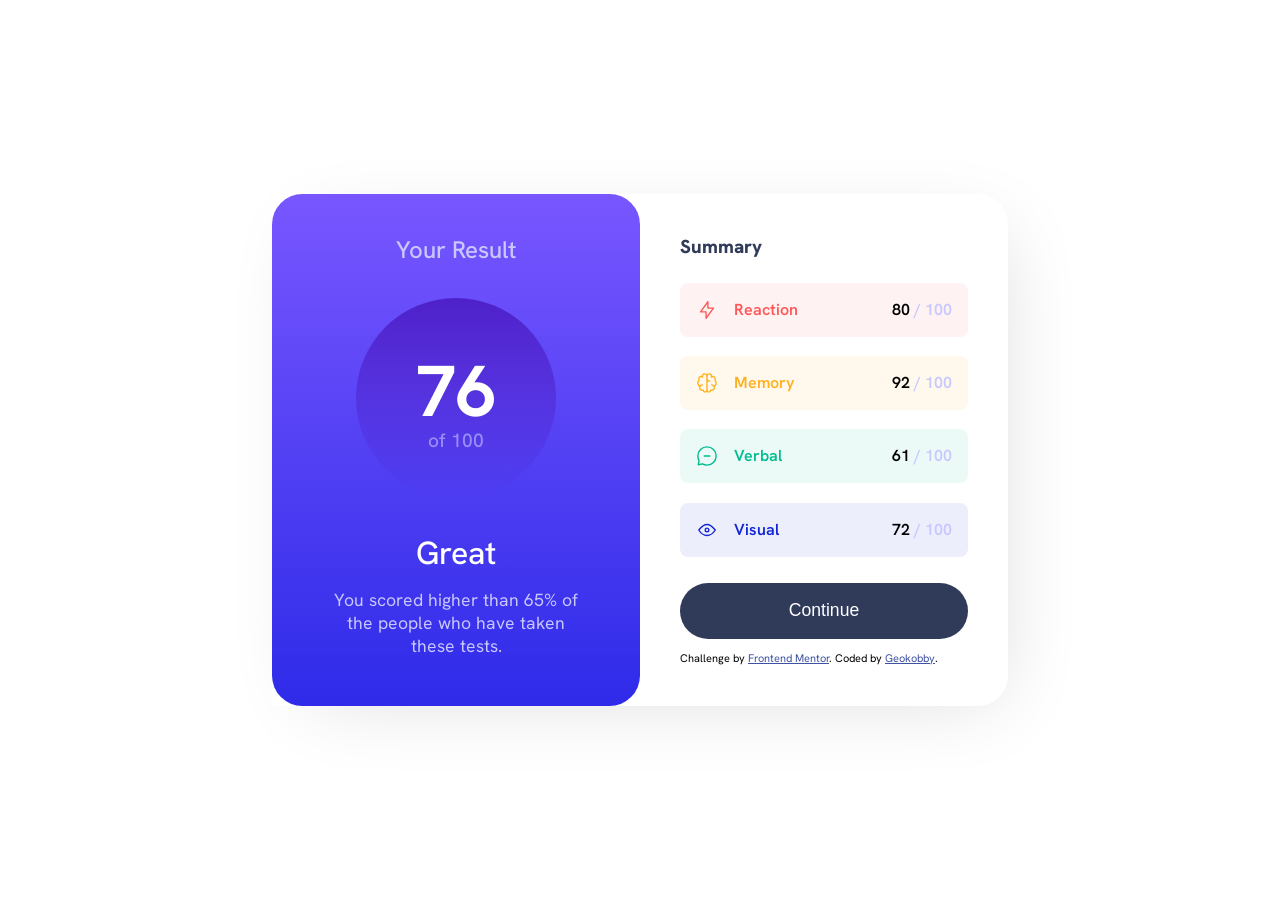
<file: index.html>
<!DOCTYPE html>
<html lang="en">
<head>
  <meta charset="UTF-8">
  <meta name="viewport" content="width=device-width, initial-scale=1.0"> <!-- displays site properly based on user's device -->
  <link rel="preconnect" href="https://fonts.googleapis.com">
  <link rel="preconnect" href="https://fonts.gstatic.com" crossorigin>
  <link href="https://fonts.googleapis.com/css2?family=Hanken+Grotesk:wght@500;700;800&display=swap" rel="stylesheet">

  <link rel="stylesheet" href="Css/style.css">
  

  <link rel="icon" type="image/png" sizes="32x32" href="./assets/images/favicon-32x32.png">
  
  <title>Frontend Mentor | Results summary component</title>

  <!-- Feel free to remove these styles or customise in your own stylesheet 👍 -->
  <style>
    .attribution { font-size: 11px; text-align: center; }
    .attribution a { color: hsl(228, 45%, 44%); }
  </style>
</head>
<body>
  <!-- Main contain -->
<div class="div_contain">
  <!-- Result Div -->
  <div class="first_div">
    
        <p class="result_sets">Your Result

        </p>
      
        <div class="attain_div">
        <h2 class="score_attain">76</h2>
       
       <h3 class="score_constant "> of 100
       </h3>
      </div>
      
        <div class="result_txt">
        <p class="title_txt ">Great</p> 
        <p class="txt_comment">You scored higher than 65% of the people who have taken these tests.</p>
        </div>
      
    </div>
    
 
    <!-- SUMMARY  -->
    <div class="summary">
    <h3 class="summary_title">Summary
    </h3>
      
    <div class="summary_reaction">
      <div class="score_card_left">
     <img src="./assets/images/icon-reaction.svg" alt="Reaction">
    <p class="summary_left_title reaction">Reaction</p>
    </div>
   <p class="score_over"> 80 <span class="the_over"> / 100</span></p>
    </div>
      
    <div class="summary_memory">
      <div class="score_card_left">
      <img src="./assets/images/icon-memory.svg" alt="Memory">
      <p class="summary_left_title memory">Memory </p>
      </div>
   <p class="score_over"> 92  <span class="the_over"> / 100 </span> </p>
    </div>
   
    <div class="summary_verbal">
      <div class="score_card_left">
        <img src="./assets/images/icon-verbal.svg" alt="Verbal">
      <p class="summary_left_title verbal">
        Verbal</p>
      </div>
    <p class="score_over">61  <span class="the_over"> / 100</span> </p>
   </div>
    
    <div class="summary_visual">
  <div class="score_card_left">
    <img src="./assets/images/icon-visual.svg" alt="Visual">
      <p class="summary_left_title visual">Visual</p>
  </div>
    <p class="score_over"> 72 <span class="the_over"> / 100</span> </p>
  </div>
    
    <button class="summary_btn"  > Continue</button>
    <div class="attribution">
      Challenge by <a href="https://www.frontendmentor.io?ref=challenge" target="_blank">Frontend Mentor</a>.
      Coded by <a href="#">Geokobby</a>.
    </div>
    </div>

   
</div>

  
 
</body>

</html>
</file>
<file: Css/style.css>
*,
*::before,
*::after{
    padding: 0px;
    margin: 0px;
    box-sizing: border-box;
}


body{
   width: 100%;
   height: 100vh;
    display:flex;
    justify-content: center;
    align-items: center;
    font-family: Hanken Grotesk;
    overflow-x: hidden;
    
}

.div_contain{
    
    width: 100%;
    max-width: 736px;
    height: 512px;
    display: flex;
    box-shadow: 15px 15px 80px -25px rgba(0, 0, 0, 0.15);
    border-radius: 0em 1.9em 1.9em 0em;

   
   
}

.first_div{
   
    width: 100%;
    max-width: 368px;
    height: 100%;
    padding: 2.5em;
    display: flex;
    flex-wrap: wrap;
    justify-content: center;
    text-align: center;
    background-image: linear-gradient(hsl(252, 100%, 67%), hsl(241, 81%, 54%));
    border-radius:  1.9em 1.9em ;
}

.result_sets{
    font-weight: 500;
    font-size: 1.5em;
    color: hsl(241, 100%, 89%);
}
 .attain_div{
    width: 200px;
    height: 200px;
    margin-block: 1.5em;
    display: flex;
    flex-direction: column;
    align-items: center;
    justify-content: center;
    border-radius: 200px;
    background-image: linear-gradient(hsla(256, 72%, 46%, 1), hsla(241, 72%, 46%, 0));
 }
 .score_attain{
    font-size: 4.5em;
    color: hsl(0, 0%, 100%);

 }

 .score_constant{
    margin-top: -.5em;
    font-size: 1.2em;
    font-weight: 500;
    color: hsl(241, 100%, 89%);
    opacity: .6;
}

.result_text{
    margin-top: .8em;
    padding: 1em;
}

.title_txt{
    font-size: 2em;
    font-weight: 500;
    color: hsl(0, 0%, 100%);
}

.txt_comment{
    margin-top: .8em;
    margin-inline: 1em;
    font-size: 1.1em;
    color: hsl(241, 100%, 89%);
}
.summary{
    /* border: solid 1px; */
    /* background-color:hsl(0, 0%, 100%) ; */
    
    
    width: 100%;
   
    /* margin-top: 1.5em; */
    max-width: 368px;
    /* height: fit-content; */
    padding: 2.5em;
    display: flex;
    flex-wrap: wrap;
    
}
.summary_title{
    /* border: solid 1px red; */
    width: 100%;
    margin-bottom: .2em;
    color: hsl(224, 30%, 27%);
    font-weight: 800;
}
.score_card_left{
    display: flex;
    gap: 1em;
}
.summary_reaction,
.summary_memory,
.summary_verbal,
.summary_visual{
    
    width: 100%;
    padding: 1em;
    margin-top:1.2em ;
    display: flex;
    justify-content: space-between;
    border-radius: .5em;
    font-weight: 500;
}

.summary_left_title{
    font-weight: 600;
}

.reaction{
    color: hsl(0, 100%, 67%);
}

.summary_reaction{
    background-color:hsl(0, 100%, 67%, 0.08) ;
    
}

.memory{
    color: hsl(39, 100%, 56%);
}
.summary_memory{
    background-color:hsl(39, 100%, 56%, 0.08) ;
}

.verbal{
    color: hsl(166, 100%, 37%);
}
.summary_verbal{
    background-color: hsl(166, 100%, 37%, 0.08) ;
}

.visual{
    color: hsl(234, 85%, 45%);
}
.summary_visual{
    background-color: hsl(234, 85%, 45%, 0.08);
}

.score_over{
    font-weight: 600;
}

.the_over{
    color: hsl(241, 100%, 89%) ;
}

.summary_btn{
   width: 288px;
   height: 56px;
   border: none;
   margin-top: 1.5em;
   background-color: hsl(224, 30%, 27%) ;
   color: hsl(0, 0%, 100%);
   border-radius: 56px;
   font-size: 1.1em;
   font-weight: 500;
   cursor: pointer;
}
.attribution{
    margin-top: 1em;
}

.summary_btn:hover{
    background-image: linear-gradient(hsl(252, 100%, 67%), hsl(241, 81%, 54%));
        border-radius: 1.9em 1.9em;
    }

    @media screen and (max-width: 768px) {
        

        .div_contain{
            height: auto;
            flex-direction: column;
            box-shadow: none;
            align-items: center;
            
            
        }
        .first_div{
            padding-top: 20em;
            max-width: none;
            flex-direction: column;
            align-items: center;
        }

        .div_contain,
        .result_txt,
        .summary{
            max-width: none;
        }

        .result_txt{
            flex-direction: column;
            flex-wrap: nowrap;
            align-items: center;
            text-align: center;
            border-radius: 0 0 1.9em;
        }
        
        .summary_btn{
            width: 100%;
        }
        .attribution{
            margin-inline: auto;
        }

        .txt_comment{
          /* border: solid; */
          margin-inline: 3em;
        }
    }

    @media screen and (max-width : 420px){
        .summary{
            padding: 1.5rem 1.5rem 3.5rem 1.5rem;
        }
        .first_div{
            padding: 2rem .5rem;
        }

        .txt_comment{
            font-size: 1rem;
        }
    }
</file>
